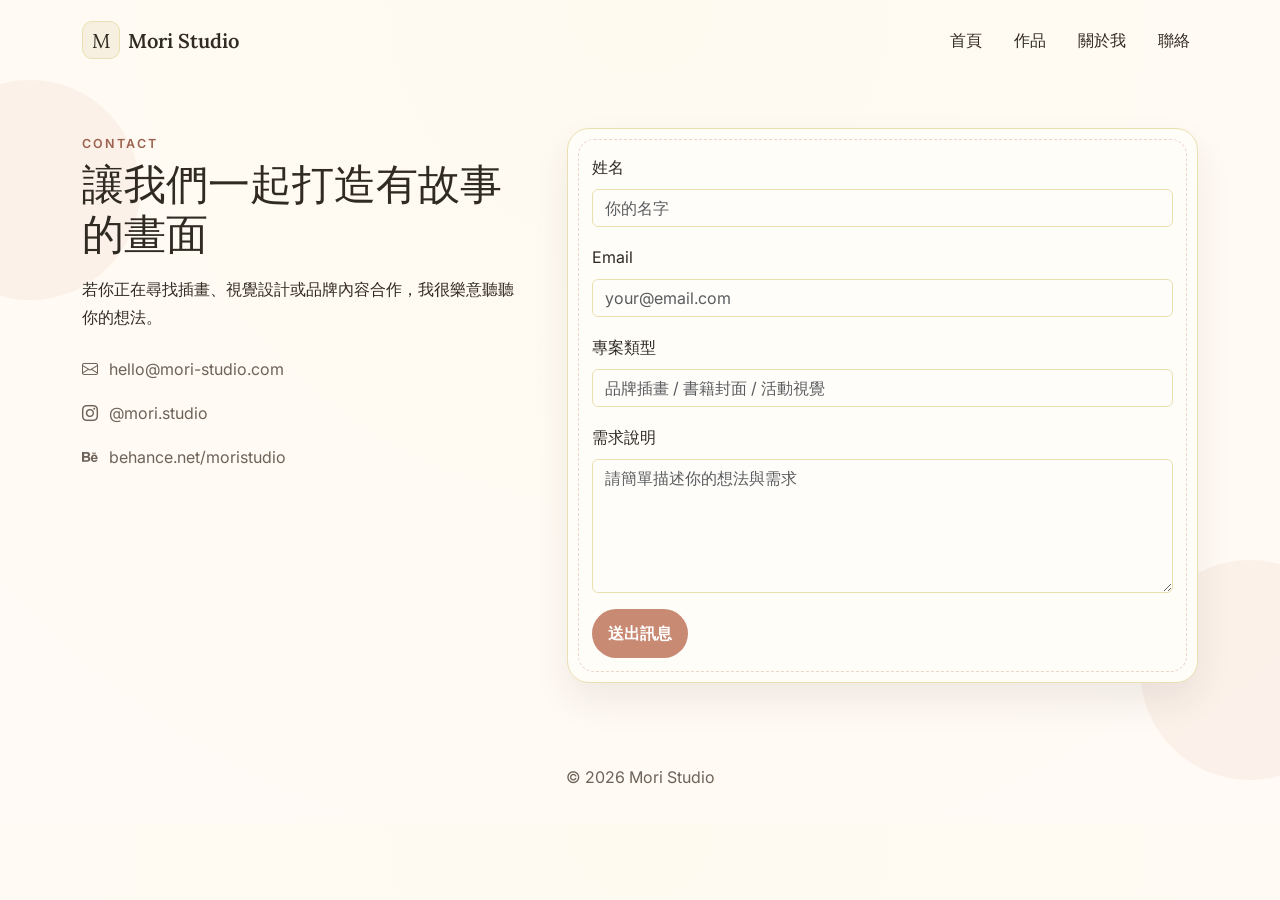
<file: contact.html>
<!DOCTYPE html>
<html lang="zh-Hant">
<head>
  <meta charset="UTF-8">
  <meta name="viewport" content="width=device-width, initial-scale=1.0">
  <title>聯絡我｜Mori Studio</title>
  <link href="https://cdn.jsdelivr.net/npm/bootstrap@5.3.3/dist/css/bootstrap.min.css" rel="stylesheet">
  <link href="https://fonts.googleapis.com/css2?family=Inter:wght@400;500;600;700&family=Lora:wght@600;700&display=swap" rel="stylesheet">
  <link rel="stylesheet" href="https://cdn.jsdelivr.net/npm/bootstrap-icons@1.11.3/font/bootstrap-icons.min.css">
  <link rel="stylesheet" href="https://unpkg.com/aos@2.7.0/dist/aos.css">
  <link rel="stylesheet" href="style.css">
</head>
<body>
  <div class="page-bg"></div>

  <nav class="navbar navbar-expand-lg py-3">
    <div class="container">
      <a class="navbar-brand d-flex align-items-center gap-2" href="index.html">
        <span class="brand-mark">M</span>
        <span class="fw-semibold">Mori Studio</span>
      </a>
      <button class="navbar-toggler" type="button" data-bs-toggle="collapse" data-bs-target="#navMenu">
        <span class="navbar-toggler-icon"></span>
      </button>
      <div class="collapse navbar-collapse" id="navMenu">
        <ul class="navbar-nav ms-auto align-items-lg-center gap-lg-3">
          <li class="nav-item"><a class="nav-link" href="index.html">首頁</a></li>
          <li class="nav-item"><a class="nav-link" href="projects.html">作品</a></li>
          <li class="nav-item"><a class="nav-link" href="about.html">關於我</a></li>
          <li class="nav-item"><a class="nav-link" href="contact.html">聯絡</a></li>
        </ul>
      </div>
    </div>
  </nav>

  <section class="inner-page py-5">
    <div class="container">
      <div class="row g-5 align-items-start">
        <div class="col-lg-5" data-aos="fade-right">
          <span class="eyebrow">Contact</span>
          <h1 class="section-title">讓我們一起打造有故事的畫面</h1>
          <p class="mt-3">若你正在尋找插畫、視覺設計或品牌內容合作，我很樂意聽聽你的想法。</p>
          <div class="mt-4">
            <p class="contact-item"><i class="bi bi-envelope"></i> hello@mori-studio.com</p>
            <p class="contact-item"><i class="bi bi-instagram"></i> @mori.studio</p>
            <p class="contact-item"><i class="bi bi-behance"></i> behance.net/moristudio</p>
          </div>
        </div>
        <div class="col-lg-7" data-aos="fade-left">
          <div class="card-surface p-4">
            <form>
              <div class="mb-3">
                <label class="form-label">姓名</label>
                <input type="text" class="form-control" placeholder="你的名字">
              </div>
              <div class="mb-3">
                <label class="form-label">Email</label>
                <input type="email" class="form-control" placeholder="your@email.com">
              </div>
              <div class="mb-3">
                <label class="form-label">專案類型</label>
                <input type="text" class="form-control" placeholder="品牌插畫 / 書籍封面 / 活動視覺">
              </div>
              <div class="mb-3">
                <label class="form-label">需求說明</label>
                <textarea class="form-control" rows="5" placeholder="請簡單描述你的想法與需求"></textarea>
              </div>
              <button class="btn btn-primary-custom">送出訊息</button>
            </form>
          </div>
        </div>
      </div>
    </div>
  </section>

  <footer class="footer">
    <div class="container text-center">
      <p class="mb-0">© <span id="year"></span> Mori Studio</p>
    </div>
  </footer>

  <script src="https://cdn.jsdelivr.net/npm/bootstrap@5.3.3/dist/js/bootstrap.bundle.min.js"></script>
  <script src="https://unpkg.com/aos@2.7.0/dist/aos.js"></script>
  <script src="script.js"></script>
</body>
</html>
</file>
<file: style.css>
:root {
  --bg: #fffaf2;
  --surface: #fffdf8;
  --surface-2: #f7efe0;
  --text: #2f2a22;
  --muted: #6d6359;
  --accent: #c98a74;
  --accent-dark: #9d614f;
  --green: #8fa58a;
  --green-dark: #5f7a62;
  --line: #eadfb0;
  --shadow: 0 18px 36px rgba(47, 42, 34, 0.08);
  --radius: 22px;
}

* {
  box-sizing: border-box;
}

body {
  font-family: 'Inter', sans-serif;
  background:
    radial-gradient(circle at top, #fffaf0 0%, var(--bg) 45%, #fffaf5 100%);
  color: var(--text);
  line-height: 1.75;
  position: relative;
  overflow-x: hidden;
}

h1, h2, h3, h4, .display-font, .section-title {
  font-family: 'Lora', serif;
}

img {
  max-width: 100%;
  display: block;
}

.page-bg::before,
.page-bg::after {
  content: '';
  position: fixed;
  width: 220px;
  height: 220px;
  border-radius: 50%;
  background: rgba(201, 138, 116, 0.08);
  z-index: -1;
}

.page-bg::before {
  top: 80px;
  left: -80px;
}

.page-bg::after {
  right: -80px;
  bottom: 120px;
}

.navbar-brand {
  font-family: 'Lora', serif;
  color: var(--text) !important;
}

.brand-mark {
  width: 38px;
  height: 38px;
  display: inline-grid;
  place-items: center;
  border-radius: 10px;
  background: var(--surface-2);
  border: 1px solid var(--line);
}

.nav-link {
  color: var(--text) !important;
  font-weight: 500;
}

.card-surface {
  position: relative;
  background: var(--surface);
  border: 1px solid var(--line);
  border-radius: var(--radius);
  box-shadow: var(--shadow);
  overflow: hidden;
}

.card-surface::before {
  content: '';
  position: absolute;
  inset: 10px;
  border: 1px dashed rgba(201, 138, 116, 0.35);
  border-radius: calc(var(--radius) - 6px);
  pointer-events: none;
}

.hero-section {
  padding: 5rem 0 4rem;
}

.eyebrow {
  display: inline-block;
  font-size: 0.78rem;
  letter-spacing: 0.18em;
  text-transform: uppercase;
  color: var(--accent-dark);
  font-weight: 600;
}

.hero-title {
  font-size: clamp(3rem, 4.4vw, 4.8rem);
  line-height: 1;
  margin-top: 0.8rem;
  max-width: 12ch;
}

.hero-text {
  color: var(--muted);
  max-width: 56ch;
}

.btn-primary-custom,
.btn-secondary-custom,
.btn-outline-custom {
  border-radius: 999px;
  padding: 0.78rem 1rem;
  font-weight: 600;
}

.btn-primary-custom {
  background: var(--accent);
  border: none;
  color: #fff;
}

.btn-primary-custom:hover {
  background: var(--accent-dark);
  color: #fff;
}

.btn-secondary-custom {
  background: transparent;
  border: 1px solid var(--green);
  color: var(--green-dark);
}

.btn-outline-custom {
  border: 1px solid var(--green-dark);
  color: var(--green-dark);
}

.tag-pill {
  background: #fff5d8;
  color: var(--accent-dark);
  border-radius: 999px;
  padding: 0.35rem 0.7rem;
  font-size: 0.85rem;
  font-weight: 600;
}

.hero-visual {
  padding: 1rem;
  min-height: 540px;
}

.visual-frame {
  border-radius: 18px;
  overflow: hidden;
  height: 100%;
  min-height: 480px;
}

.visual-frame img {
  width: 100%;
  height: 100%;
  object-fit: cover;
}

.floating-card {
  position: absolute;
  right: 2rem;
  bottom: 2rem;
  background: rgba(255, 253, 248, 0.92);
  border: 1px solid var(--line);
  border-radius: 14px;
  padding: 0.9rem 1rem;
  box-shadow: var(--shadow);
}

.small-label {
  font-size: 0.75rem;
  text-transform: uppercase;
  letter-spacing: 0.18em;
  color: var(--muted);
  margin-bottom: 0.3rem;
}

.info-card {
  padding: 1.5rem;
}

.info-card h4,
.info-card h5 {
  margin-top: 0.8rem;
}

.info-number {
  font-size: 1.8rem;
  font-family: 'Lora', serif;
  color: var(--accent);
}

.section-title {
  font-size: 2.6rem;
  margin-top: 0.2rem;
}

.work-card img {
  width: 100%;
  height: 260px;
  object-fit: cover;
}

.work-category {
  color: var(--accent-dark);
  font-size: 0.82rem;
  font-weight: 600;
  letter-spacing: 0.1em;
  text-transform: uppercase;
}

.text-link {
  color: var(--green-dark);
  font-weight: 600;
  text-decoration: none;
}

.quote-card {
  padding: 3rem;
}

.cta-banner {
  background: linear-gradient(90deg, #fffaf0, #f8eee0);
}

.inner-page {
  padding-top: 3rem;
}

.contact-item {
  display: flex;
  align-items: center;
  gap: 0.7rem;
  color: var(--muted);
}

.form-control {
  background: #fffdfa;
  border: 1px solid var(--line);
}

.footer {
  padding: 2rem 0;
  color: var(--muted);
}

@media (max-width: 992px) {
  .hero-section {
    padding-top: 3rem;
  }

  .hero-title {
    max-width: 100%;
  }
}
</file>
